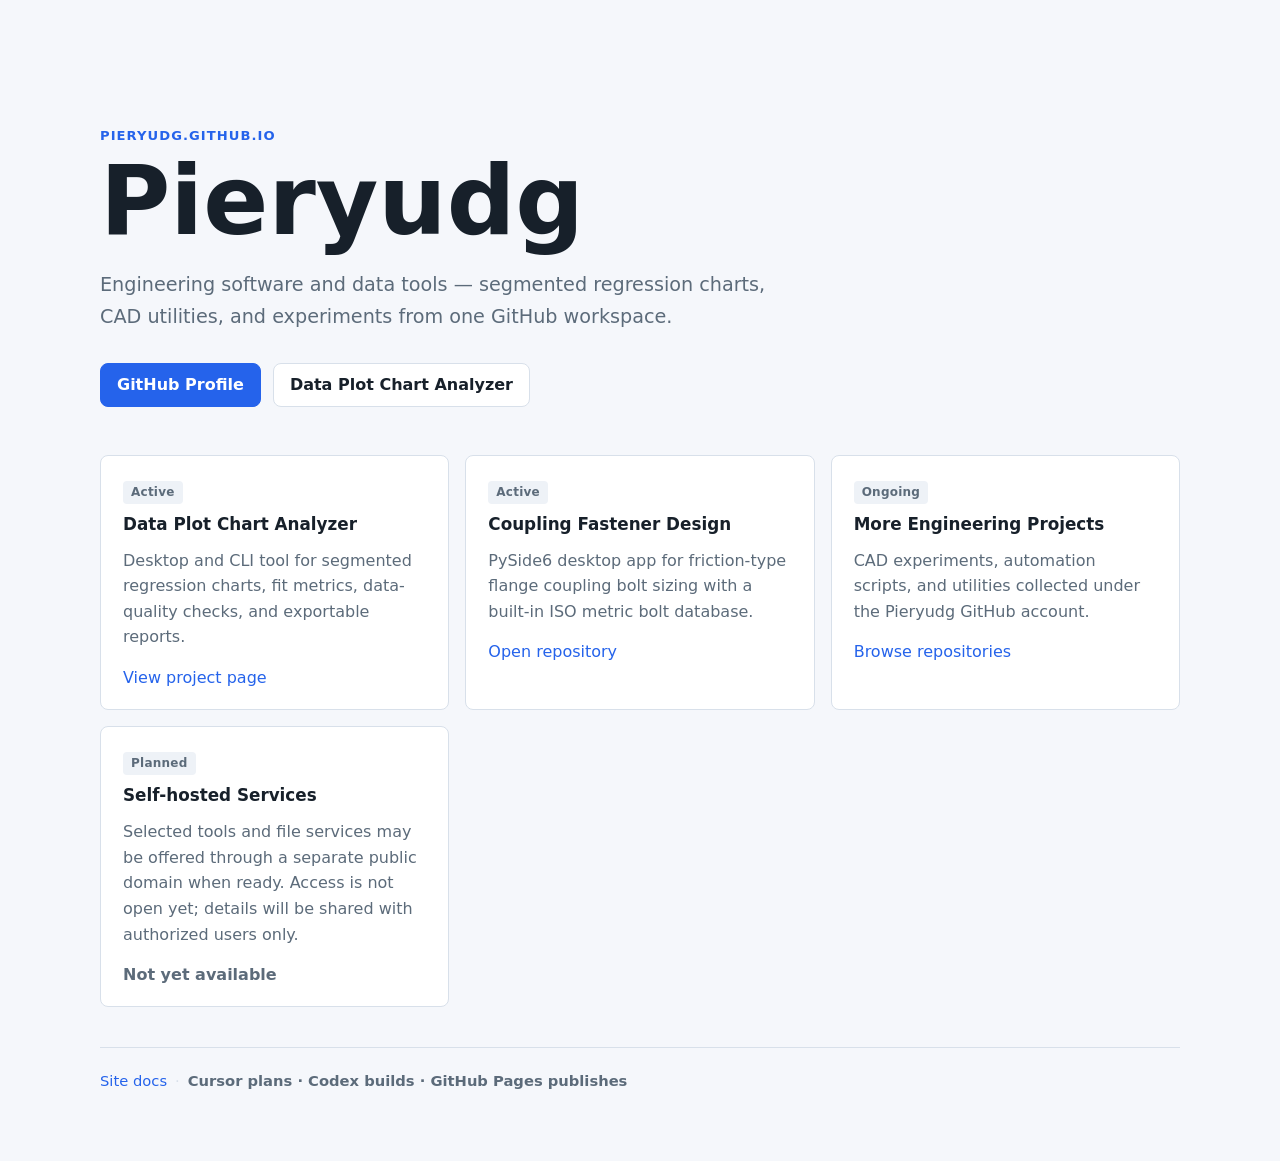
<file: index.html>
<!doctype html>
<html lang="en">
  <head>
    <meta charset="utf-8" />
    <meta name="viewport" content="width=device-width, initial-scale=1" />
    <title>Pieryudg</title>
    <meta
      name="description"
      content="Engineering software and data tools — segmented regression charts, CAD utilities, and experiments from one GitHub workspace."
    />
    <link rel="stylesheet" href="styles.css" />
  </head>
  <body>
    <main class="page">
      <section class="intro" aria-labelledby="page-title">
        <p class="eyebrow">Pieryudg.github.io</p>
        <h1 id="page-title">Pieryudg</h1>
        <p class="summary">
          Engineering software and data tools — segmented regression charts, CAD utilities, and
          experiments from one GitHub workspace.
        </p>
        <div class="actions" aria-label="Primary links">
          <a class="button primary" href="https://github.com/Pieryudg">GitHub Profile</a>
          <a class="button" href="projects/data-plot-chart-analyzer.html">Data Plot Chart Analyzer</a>
        </div>
      </section>

      <section class="grid" aria-label="Projects and links">
        <article>
          <p class="card-meta"><span class="status">Active</span></p>
          <h2>Data Plot Chart Analyzer</h2>
          <p>
            Desktop and CLI tool for segmented regression charts, fit metrics, data-quality
            checks, and exportable reports.
          </p>
          <a href="projects/data-plot-chart-analyzer.html">View project page</a>
        </article>

        <article>
          <p class="card-meta"><span class="status">Active</span></p>
          <h2>Coupling Fastener Design</h2>
          <p>
            PySide6 desktop app for friction-type flange coupling bolt sizing with a built-in ISO
            metric bolt database.
          </p>
          <a href="https://github.com/Pieryudg/coupling-fastener-design">Open repository</a>
        </article>

        <article>
          <p class="card-meta"><span class="status">Ongoing</span></p>
          <h2>More Engineering Projects</h2>
          <p>
            CAD experiments, automation scripts, and utilities collected under the Pieryudg GitHub
            account.
          </p>
          <a href="https://github.com/Pieryudg?tab=repositories">Browse repositories</a>
        </article>

        <article>
          <p class="card-meta"><span class="status">Planned</span></p>
          <h2>Self-hosted Services</h2>
          <p>
            Selected tools and file services may be offered through a separate public domain when
            ready. Access is not open yet; details will be shared with authorized users only.
          </p>
          <span class="muted">Not yet available</span>
        </article>
      </section>

      <footer class="site-footer">
        <a href="https://github.com/Pieryudg/Pieryudg.github.io/tree/main/docs">Site docs</a>
        <span class="footer-sep" aria-hidden="true">·</span>
        <span class="muted">Cursor plans · Codex builds · GitHub Pages publishes</span>
      </footer>
    </main>
  </body>
</html>
</file>
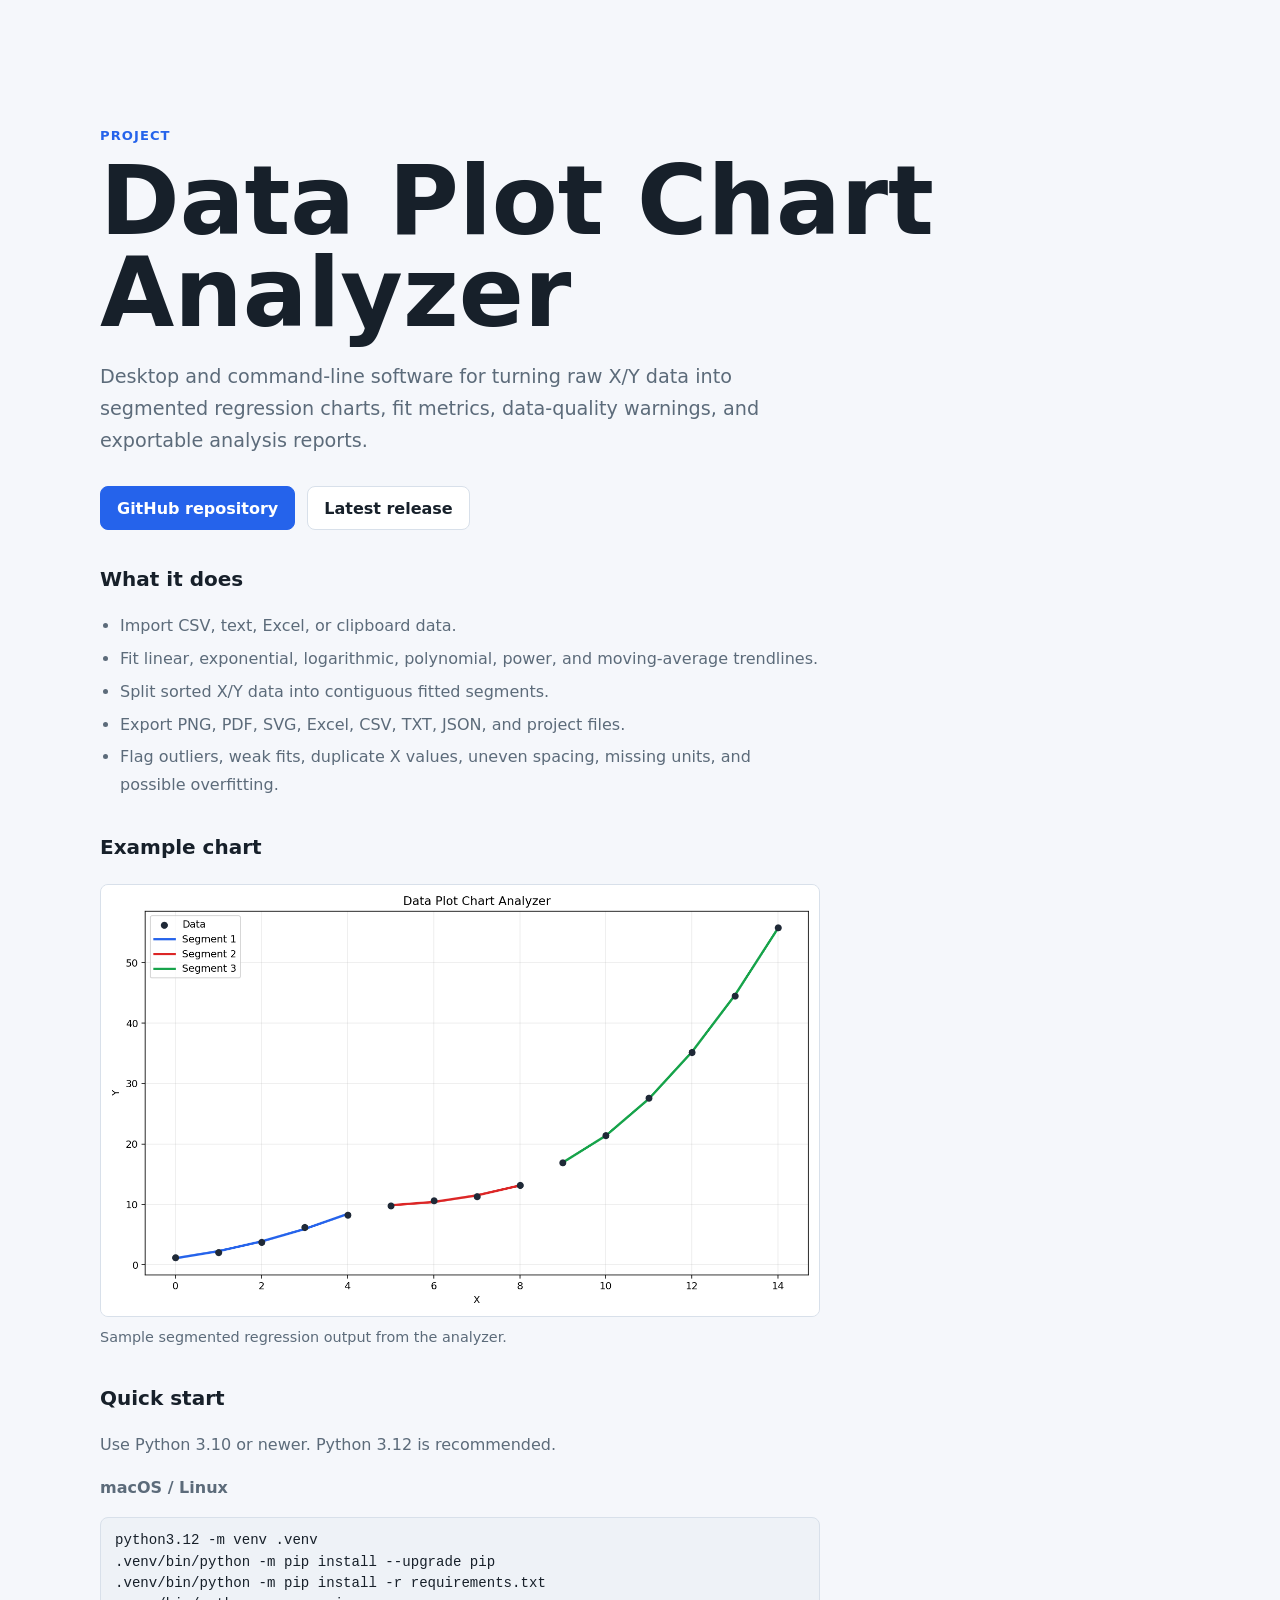
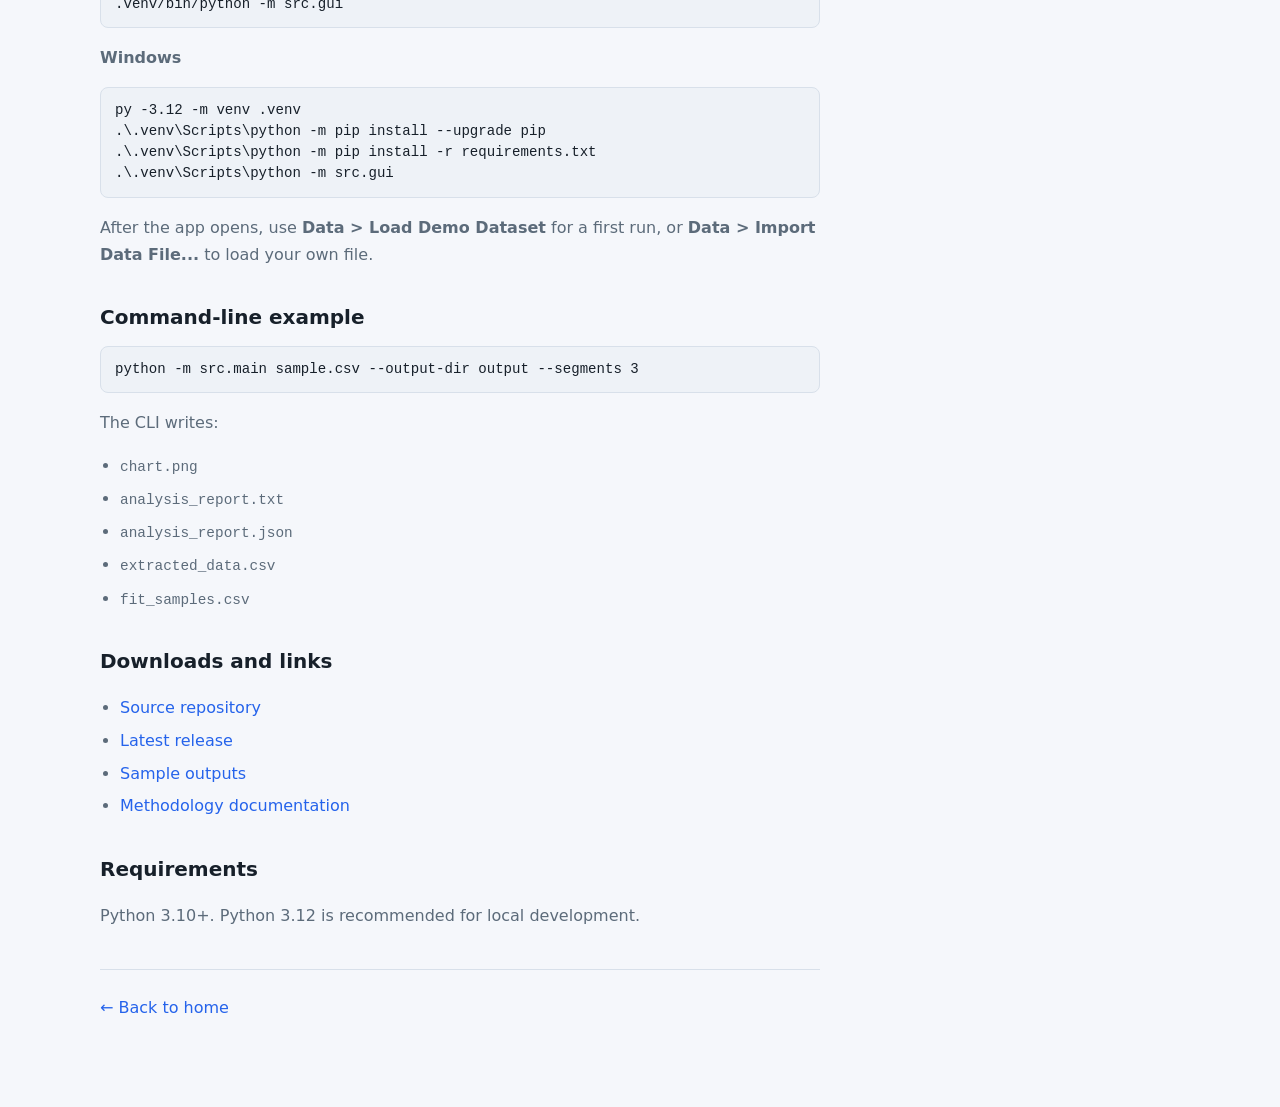
<file: projects/data-plot-chart-analyzer.html>
<!doctype html>
<html lang="en">
  <head>
    <meta charset="utf-8" />
    <meta name="viewport" content="width=device-width, initial-scale=1" />
    <title>Data Plot Chart Analyzer — Pieryudg</title>
    <meta
      name="description"
      content="Desktop and command-line software for segmented regression charts, fit metrics, data-quality checks, and exportable analysis reports."
    />
    <link rel="stylesheet" href="../styles.css" />
  </head>
  <body>
    <main class="page">
      <section class="intro intro-compact" aria-labelledby="page-title">
        <p class="eyebrow">Project</p>
        <h1 id="page-title">Data Plot Chart Analyzer</h1>
        <p class="summary">
          Desktop and command-line software for turning raw X/Y data into segmented regression
          charts, fit metrics, data-quality warnings, and exportable analysis reports.
        </p>
        <div class="actions" aria-label="Primary links">
          <a
            class="button primary"
            href="https://github.com/Pieryudg/Data-Plot-Chart-Analyzer"
            >GitHub repository</a
          >
          <a
            class="button"
            href="https://github.com/Pieryudg/Data-Plot-Chart-Analyzer/releases/latest"
            >Latest release</a
          >
        </div>
      </section>

      <section class="prose" aria-label="Project details">
        <h2>What it does</h2>
        <ul>
          <li>Import CSV, text, Excel, or clipboard data.</li>
          <li>Fit linear, exponential, logarithmic, polynomial, power, and moving-average trendlines.</li>
          <li>Split sorted X/Y data into contiguous fitted segments.</li>
          <li>Export PNG, PDF, SVG, Excel, CSV, TXT, JSON, and project files.</li>
          <li>
            Flag outliers, weak fits, duplicate X values, uneven spacing, missing units, and
            possible overfitting.
          </li>
        </ul>

        <h2>Example chart</h2>
        <figure>
          <img
            src="../assets/dpca-chart.png"
            alt="Segmented regression chart with multiple fitted segments"
            width="960"
            height="540"
          />
          <figcaption>Sample segmented regression output from the analyzer.</figcaption>
        </figure>

        <h2>Quick start</h2>
        <p>Use Python 3.10 or newer. Python 3.12 is recommended.</p>
        <p><strong>macOS / Linux</strong></p>
        <pre><code>python3.12 -m venv .venv
.venv/bin/python -m pip install --upgrade pip
.venv/bin/python -m pip install -r requirements.txt
.venv/bin/python -m src.gui</code></pre>
        <p><strong>Windows</strong></p>
        <pre><code>py -3.12 -m venv .venv
.\.venv\Scripts\python -m pip install --upgrade pip
.\.venv\Scripts\python -m pip install -r requirements.txt
.\.venv\Scripts\python -m src.gui</code></pre>
        <p>
          After the app opens, use <strong>Data &gt; Load Demo Dataset</strong> for a first run, or
          <strong>Data &gt; Import Data File...</strong> to load your own file.
        </p>

        <h2>Command-line example</h2>
        <pre><code>python -m src.main sample.csv --output-dir output --segments 3</code></pre>
        <p>The CLI writes:</p>
        <ul>
          <li><code>chart.png</code></li>
          <li><code>analysis_report.txt</code></li>
          <li><code>analysis_report.json</code></li>
          <li><code>extracted_data.csv</code></li>
          <li><code>fit_samples.csv</code></li>
        </ul>

        <h2>Downloads and links</h2>
        <ul>
          <li>
            <a href="https://github.com/Pieryudg/Data-Plot-Chart-Analyzer">Source repository</a>
          </li>
          <li>
            <a href="https://github.com/Pieryudg/Data-Plot-Chart-Analyzer/releases/latest"
              >Latest release</a
            >
          </li>
          <li>
            <a
              href="https://github.com/Pieryudg/Data-Plot-Chart-Analyzer/tree/main/docs/examples/sample-analysis"
              >Sample outputs</a
            >
          </li>
          <li>
            <a href="https://github.com/Pieryudg/Data-Plot-Chart-Analyzer/blob/main/docs/methodology.md"
              >Methodology documentation</a
            >
          </li>
        </ul>

        <h2>Requirements</h2>
        <p>Python 3.10+. Python 3.12 is recommended for local development.</p>

        <p class="back-link"><a href="../index.html">← Back to home</a></p>
      </section>
    </main>
  </body>
</html>
</file>
<file: styles.css>
:root {
  color-scheme: light;
  --background: #f5f7fb;
  --surface: #ffffff;
  --surface-strong: #eef2f7;
  --text: #17202a;
  --muted: #5c6b7a;
  --line: #d8e0ea;
  --accent: #2563eb;
  --accent-dark: #1d4ed8;
}

* {
  box-sizing: border-box;
}

body {
  margin: 0;
  min-height: 100vh;
  font-family: Inter, ui-sans-serif, system-ui, -apple-system, BlinkMacSystemFont, "Segoe UI", sans-serif;
  background: var(--background);
  color: var(--text);
}

a {
  color: var(--accent);
  text-decoration: none;
}

a:hover {
  text-decoration: underline;
}

.page {
  width: min(1080px, calc(100% - 40px));
  margin: 0 auto;
  padding: 72px 0;
}

.intro {
  padding: 56px 0 48px;
}

.eyebrow {
  margin: 0 0 12px;
  color: var(--accent);
  font-size: 0.82rem;
  font-weight: 700;
  letter-spacing: 0.08em;
  text-transform: uppercase;
}

h1 {
  margin: 0;
  font-size: clamp(3rem, 8vw, 6rem);
  line-height: 0.96;
  letter-spacing: 0;
}

.summary {
  max-width: 680px;
  margin: 22px 0 0;
  color: var(--muted);
  font-size: 1.2rem;
  line-height: 1.65;
}

.actions {
  display: flex;
  flex-wrap: wrap;
  gap: 12px;
  margin-top: 30px;
}

.button {
  display: inline-flex;
  align-items: center;
  justify-content: center;
  min-height: 44px;
  padding: 0 16px;
  border: 1px solid var(--line);
  border-radius: 8px;
  background: var(--surface);
  color: var(--text);
  font-weight: 650;
}

.button:hover {
  border-color: var(--accent);
  text-decoration: none;
}

.button.primary {
  background: var(--accent);
  border-color: var(--accent);
  color: #ffffff;
}

.button.primary:hover {
  background: var(--accent-dark);
}

.grid {
  display: grid;
  grid-template-columns: repeat(3, minmax(0, 1fr));
  gap: 16px;
}

article {
  min-height: 230px;
  padding: 22px;
  border: 1px solid var(--line);
  border-radius: 8px;
  background: var(--surface);
}

article h2 {
  margin: 0;
  font-size: 1.05rem;
}

article p {
  margin: 14px 0 18px;
  color: var(--muted);
  line-height: 1.6;
}

.muted {
  color: var(--muted);
  font-weight: 650;
}

.card-meta {
  margin: 0 0 10px;
}

.status {
  display: inline-block;
  font-size: 0.75rem;
  font-weight: 650;
  padding: 2px 8px;
  border-radius: 4px;
  background: var(--surface-strong);
  color: var(--muted);
  letter-spacing: 0.02em;
}

.site-footer {
  display: flex;
  flex-wrap: wrap;
  align-items: center;
  gap: 8px;
  margin-top: 40px;
  padding-top: 24px;
  border-top: 1px solid var(--line);
  font-size: 0.92rem;
}

.footer-sep {
  color: var(--line);
}

.intro-compact {
  padding-bottom: 32px;
}

.prose {
  max-width: 720px;
  line-height: 1.7;
}

.prose h2 {
  margin: 2rem 0 0.75rem;
  font-size: 1.25rem;
}

.prose h2:first-child {
  margin-top: 0;
}

.prose p,
.prose ul {
  color: var(--muted);
}

.prose ul {
  padding-left: 1.25rem;
}

.prose li + li {
  margin-top: 0.35rem;
}

.prose figure {
  margin: 1.25rem 0;
}

.prose img {
  display: block;
  max-width: 100%;
  height: auto;
  border: 1px solid var(--line);
  border-radius: 8px;
}

.prose figcaption {
  margin-top: 0.5rem;
  font-size: 0.9rem;
  color: var(--muted);
}

.prose pre {
  overflow-x: auto;
  margin: 0.75rem 0 1rem;
  padding: 12px 14px;
  border: 1px solid var(--line);
  border-radius: 8px;
  background: var(--surface-strong);
  color: var(--text);
  font-size: 0.88rem;
  line-height: 1.5;
}

.prose code {
  font-family: ui-monospace, SFMono-Regular, Menlo, Monaco, Consolas, monospace;
  font-size: 0.9em;
}

.prose pre code {
  font-size: inherit;
}

.back-link {
  margin-top: 2.5rem;
  padding-top: 1.5rem;
  border-top: 1px solid var(--line);
}

@media (max-width: 800px) {
  .page {
    width: min(100% - 28px, 1080px);
    padding: 36px 0;
  }

  .intro {
    padding-top: 32px;
  }

  .grid {
    grid-template-columns: 1fr;
  }
}
</file>
